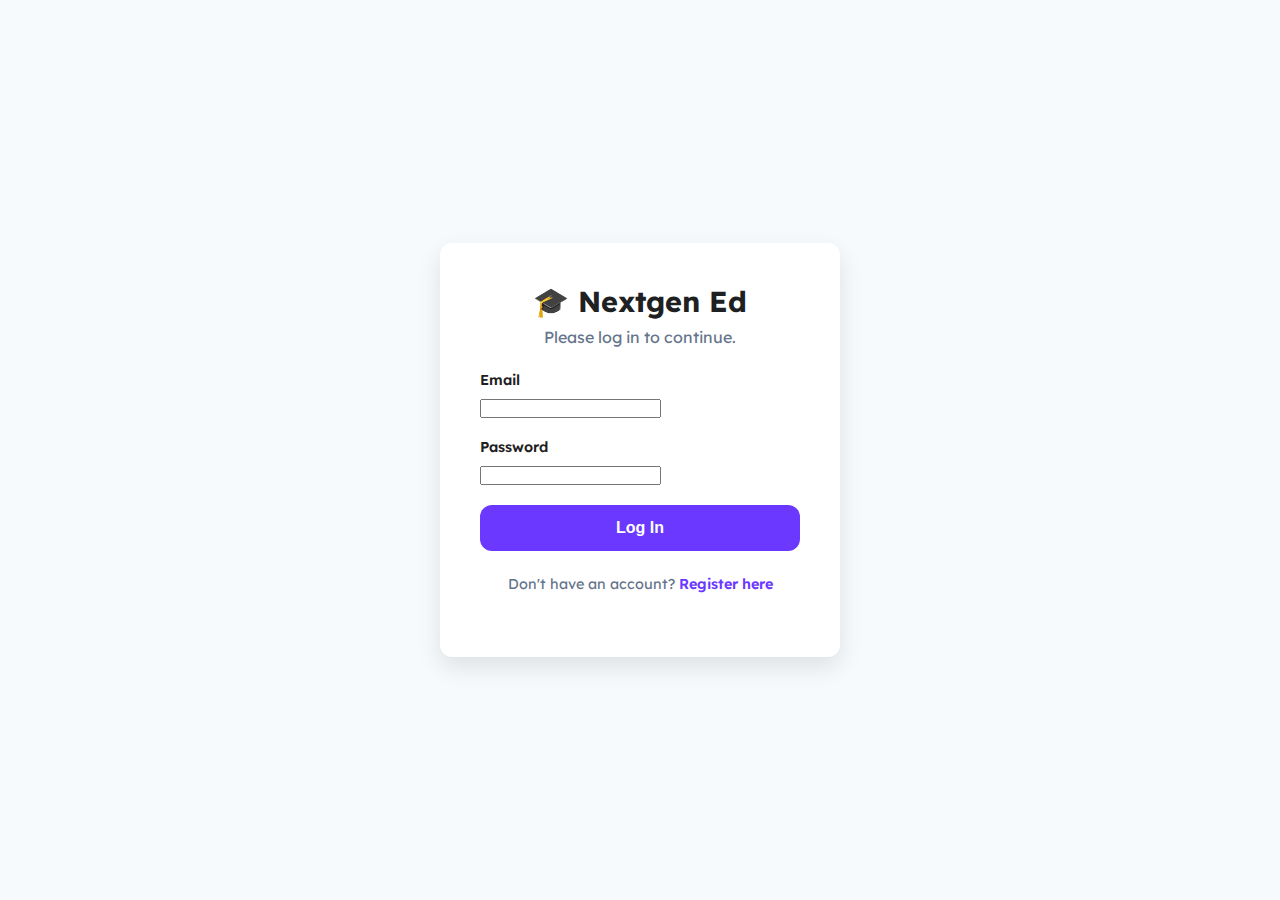
<file: frontend/index.html>
<!DOCTYPE html>
<html lang="en">

<head>
    <meta charset="UTF-8">
    <meta name="viewport" content="width=device-width, initial-scale=1.0">
    <title>Nextgen Ed</title>
    <link rel="icon" href="favicon.ico" type="image/x-icon">
    <link rel="icon" href="favicon.svg" type="image/svg+xml">
    <link rel="icon" href="favicon.png" type="image/png">
    <link rel="shortcut icon" href="favicon.ico">
    <link rel="preconnect" href="https://fonts.googleapis.com">
    <link rel="preconnect" href="https://fonts.gstatic.com" crossorigin>
    <link href="https://fonts.googleapis.com/css2?family=Lexend:wght@400;500;600;700&display=swap" rel="stylesheet">
    <link rel="stylesheet" href="https://cdnjs.cloudflare.com/ajax/libs/font-awesome/6.5.2/css/all.min.css">
    <link rel="stylesheet" href="style.css">
</head>

<body>

    <div class="profile-fixed">
        <button id="profile-avatar-btn" class="profile-avatar" title="Profile">
            <i class="fas fa-user"></i>
        </button>
        <div id="profile-dropdown" class="profile-dropdown hidden">
            <div class="profile-dropdown-header">
                <div class="avatar-circle"><i class="fas fa-user"></i></div>
                <div>
                    <div id="dropdown-email" class="email">-</div>
                    <div id="dropdown-class" class="sub">Class: <span id="dropdown-class-name">-</span></div>
                </div>
            </div>
            <div class="profile-dropdown-body">
                <div class="form-group">
                    <label for="dropdown-full-name">Full Name</label>
                    <input type="text" id="dropdown-full-name" placeholder="Your name">
                </div>
                <div class="form-group">
                    <label for="dropdown-class-input">Class</label>
                    <input type="text" id="dropdown-class-input" placeholder="e.g., Grade 7A">
                </div>
                <button id="dropdown-save-btn" class="btn btn-primary"><i class="fas fa-save"></i> Save Profile</button>
                <button id="open-profile-tab-btn" class="btn btn-secondary" style="margin-top:8px;"><i
                        class="fas fa-id-badge"></i> Open Profile</button>
                <button id="manage-classes-btn" class="btn btn-secondary" style="margin-top:8px;"><i
                        class="fas fa-people-group"></i> Manage Classes</button>
                <button id="open-vault-btn" class="btn btn-secondary" style="margin-top:8px;"><i
                        class="fas fa-database"></i> Open Data Vault</button>
            </div>
            <div class="profile-dropdown-footer">
                <button id="logout-btn" class="btn btn-secondary"><i class="fas fa-right-from-bracket"></i> Log
                    Out</button>
            </div>
        </div>
    </div>

    <div id="classes-modal" class="modal-overlay hidden">
        <div class="modal-content" style="max-width: 800px; text-align: left;">
            <h2 style="margin-bottom: 12px;">Manage Classes</h2>
            <div class="form-group"
                style="display: grid; grid-template-columns: 1fr 1fr auto; gap: 12px; align-items: end;">
                <div>
                    <label for="new-class-name">Class Name</label>
                    <input type="text" id="new-class-name" placeholder="e.g., Grade 7">
                </div>
                <div>
                    <label for="new-class-section">Section</label>
                    <input type="text" id="new-class-section" placeholder="e.g., A">
                </div>
                <button id="create-class-btn" class="btn btn-primary"><i class="fas fa-plus"></i> Create Class</button>
            </div>

            <div class="form-group" style="margin-top: 8px;">
                <label for="manage-class-select">Your Classes</label>
                <select id="manage-class-select">
                    <option value="">-- Select a Class --</option>
                </select>
            </div>

            <div class="grading-grid">
                <div class="result-card">
                    <h3><i class="fas fa-users"></i> Students</h3>
                    <ul id="manage-students-list"></ul>
                </div>
                <div class="result-card">
                    <h3><i class="fas fa-user-plus"></i> Bulk Add Students</h3>
                    <p style="color: var(--text-secondary); margin-bottom: 8px;">One per line, format: Name,
                        Email(optional), Roll(optional)</p>
                    <textarea id="bulk-students-text"
                        placeholder="Jane Doe, jane@school.edu, 1&#10;John Smith, john@school.edu, 2"
                        style="min-height: 160px;"></textarea>
                    <button id="bulk-add-btn" class="btn btn-primary" style="margin-top: 8px;"><i
                            class="fas fa-upload"></i> Add Students</button>
                </div>
            </div>

            <button id="close-classes-modal-btn" class="btn btn-secondary"
                style="margin-top: 12px; width: auto;">Close</button>
        </div>
    </div>

    <div id="vault-modal" class="modal-overlay hidden">
        <div class="modal-content" style="max-width: 900px; text-align: left;">
            <h2>Secure Data Vault</h2>
            <div id="vault-auth-section" class="form-group">
                <label for="vault-password">Re-enter your password</label>
                <input type="password" id="vault-password" placeholder="Password">
                <button id="vault-auth-btn" class="btn btn-primary"
                    style="margin-top: 8px; width: auto;">Unlock</button>
            </div>
            <div id="vault-content" class="hidden">
                <div class="grading-grid">
                    <div class="result-card">
                        <h3><i class="fas fa-folder-open"></i> Assignments</h3>
                        <ul id="vault-assignments"></ul>
                    </div>
                    <div class="result-card">
                        <h3><i class="fas fa-users"></i> Classes</h3>
                        <ul id="vault-classes"></ul>
                    </div>
                    <div class="result-card" style="grid-column: span 2;">
                        <h3><i class="fas fa-user-graduate"></i> Submissions</h3>
                        <ul id="vault-submissions"></ul>
                    </div>
                </div>
                <button id="close-vault-modal-btn" class="btn btn-secondary"
                    style="margin-top: 12px; width: auto;">Close</button>
            </div>
        </div>
    </div>

    <div id="webcam-modal" class="modal-overlay hidden">
        <div class="modal-content">
            <h2>Scan Document</h2>
            <video id="webcam-video" autoplay playsinline></video>
            <button id="capture-btn" class="btn btn-primary"><i class="fas fa-camera"></i> Capture Photo</button>
            <button id="close-modal-btn" class="btn btn-secondary" style="margin-top: 8px;">Cancel</button>
        </div>
    </div>

    <div class="app-container">
        <aside class="sidebar">
            <header class="sidebar-header">
                <h1>🎓 Nextgen Ed</h1>
                <p>AI Powered Learning</p>
            </header>
            <nav class="sidebar-nav">
                <button class="nav-tab active" data-tab="workbench">
                    <i class="fas fa-tools"></i> Teacher's Workbench
                </button>
                <button class="nav-tab" data-tab="grader">
                    <i class="fas fa-user-graduate"></i> Student Grader
                </button>
            </nav>

            <div id="sidebar-content">
                <div id="workbench-controls">
                    <div class="result-card" style="margin-bottom: 16px;">
                        <h3><i class="fas fa-list-check"></i> Choose Mode</h3>
                        <div class="form-group">
                            <label><input type="radio" name="wb-mode" id="mode-generate" checked> Generate from Source
                                (PDF/PPTX/Image)</label>
                        </div>
                        <div class="form-group">
                            <label><input type="radio" name="wb-mode" id="mode-upload-gen"> Upload Question Paper →
                                Generate Answers</label>
                        </div>
                        <div class="form-group">
                            <label><input type="radio" name="wb-mode" id="mode-upload-both"> Upload Question Paper +
                                Reference Answers</label>
                        </div>
                    </div>

                    <div id="wb-section-generate" class="result-card hidden" style="margin-top: 16px;">
                        <h3><i class="fas fa-wand-magic-sparkles"></i> Generate from Source Material</h3>
                        <div class="form-group">
                            <label for="source-file-input">Upload Source Material</label>
                            <div class="file-input-wrapper">
                                <input type="file" id="source-file-input" accept=".pdf,.pptx,.png,.jpg,.jpeg,.webp">
                                <label for="source-file-input" class="file-input-label"><i class="fas fa-upload"></i>
                                    <span id="source-file-name">Choose file...</span></label>
                            </div>
                        </div>

                        <button id="generate-btn" class="btn btn-primary"><i class="fas fa-wand-magic-sparkles"></i>
                            Generate Content</button>

                        <div class="form-group" style="margin-top: 16px;">
                            <label for="feedback-input">Refinement Feedback (optional)</label>
                            <textarea id="feedback-input"
                                placeholder="e.g., increase difficulty of question 3, add one MCQ on photosynthesis..."></textarea>
                        </div>
                        <button id="refine-btn" class="btn btn-secondary"><i class="fas fa-sliders"></i> Refine
                            Content</button>

                        <div class="form-group" style="margin-top: 16px;">
                            <label for="assignment-name-input">Assignment Name</label>
                            <input type="text" id="assignment-name-input"
                                placeholder="e.g., Grade 7 Biology - Water Cycle">
                        </div>
                        <button id="approve-btn" class="btn btn-primary"><i class="fas fa-save"></i> Save
                            Assignment</button>
                    </div>

                    <div id="wb-section-upload-gen" class="result-card hidden" style="margin-top: 16px;">
                        <h3><i class="fas fa-robot"></i> Upload Question Paper → Generate Answers</h3>
                        <div class="form-group">
                            <label for="upload-assignment-name">Assignment Name</label>
                            <input type="text" id="upload-assignment-name" placeholder="e.g., Midterm Physics">
                        </div>

                        <div class="form-group">
                            <div class="section-label">Question Paper Upload</div>
                            <div class="file-input-wrapper">
                                <input type="file" id="upload-question-paper" accept=".pdf,.pptx,.png,.jpg,.jpeg,.webp">
                                <label for="upload-question-paper" class="file-input-label"><i
                                        class="fas fa-upload"></i> <span id="upload-question-paper-name">Choose
                                        file...</span></label>
                            </div>
                            <button id="scan-question-paper-btn" class="btn btn-secondary" style="margin-top: 8px;"><i
                                    class="fas fa-camera"></i> Scan Question Paper with Webcam</button>
                        </div>

                        <div class="form-group">
                            <label for="upload-source-material">Source Material for Answer Generation (Optional)</label>
                            <div class="file-input-wrapper">
                                <input type="file" id="upload-source-material"
                                    accept=".pdf,.pptx,.png,.jpg,.jpeg,.webp,.docx,.txt">
                                <label for="upload-source-material" class="file-input-label"><i
                                        class="fas fa-upload"></i> <span id="upload-source-material-name">Choose source
                                        file...</span></label>
                            </div>
                            <small style="color: #666; font-size: 0.85em;">Upload textbooks, notes, or reference
                                materials to help generate better answers</small>
                        </div>

                        <button id="generate-answers-from-upload-btn" class="btn btn-primary"><i
                                class="fas fa-robot"></i> Generate Answers from Question Paper</button>

                        <div class="form-group" style="margin-top: 16px;">
                            <label for="upload-refine-feedback">Refinement Feedback (optional)</label>
                            <textarea id="upload-refine-feedback"
                                placeholder="e.g., make answers more detailed, add examples, simplify language..."></textarea>
                        </div>
                        <button id="refine-upload-answers-btn" class="btn btn-secondary"><i class="fas fa-sliders"></i>
                            Refine Generated Answers</button>

                        <div class="form-group" style="margin-top: 16px;">
                            <label for="upload-assignment-name-final">Final Assignment Name</label>
                            <input type="text" id="upload-assignment-name-final"
                                placeholder="e.g., Midterm Physics - Final">
                        </div>
                        <button id="save-upload-assignment-btn" class="btn btn-primary"><i class="fas fa-save"></i> Save
                            Assignment</button>
                    </div>

                    <div id="wb-section-upload-both" class="result-card hidden" style="margin-top: 16px;">
                        <h3><i class="fas fa-file-arrow-up"></i> Upload Question Paper + Reference Answers</h3>
                        <div class="form-group">
                            <label for="upload-assignment-name-both">Assignment Name</label>
                            <input type="text" id="upload-assignment-name-both" placeholder="e.g., Midterm Physics">
                        </div>

                        <div class="form-group">
                            <div class="section-label">Question Paper Upload</div>
                            <div class="file-input-wrapper">
                                <input type="file" id="upload-question-paper-both"
                                    accept=".pdf,.pptx,.png,.jpg,.jpeg,.webp">
                                <label for="upload-question-paper-both" class="file-input-label"><i
                                        class="fas fa-upload"></i> <span id="upload-question-paper-name-both">Choose
                                        file...</span></label>
                            </div>
                            <button id="scan-question-paper-both-btn" class="btn btn-secondary"
                                style="margin-top: 8px;"><i class="fas fa-camera"></i> Scan Question Paper with
                                Webcam</button>
                        </div>

                        <div class="form-group">
                            <div class="section-label">Reference Answers Upload</div>
                            <div class="file-input-wrapper">
                                <input type="file" id="upload-reference-answers" accept=".pdf,.png,.jpg,.jpeg,.webp">
                                <label for="upload-reference-answers" class="file-input-label"><i
                                        class="fas fa-upload"></i> <span id="upload-reference-answers-name">Choose
                                        file...</span></label>
                            </div>
                            <button id="scan-reference-answers-btn" class="btn btn-secondary"
                                style="margin-top: 8px;"><i class="fas fa-camera"></i> Scan Reference Answers with
                                Webcam</button>
                        </div>

                        <button id="upload-assignment-btn" class="btn btn-primary"><i class="fas fa-cloud-arrow-up"></i>
                            Upload Both Files</button>
                    </div>
                </div>

                <div id="grader-controls" class="hidden" style="margin-top: 8px;">
                    <div class="form-group">
                        <label for="assignment-select">Select Assignment</label>
                        <select id="assignment-select">
                            <option value="">-- Loading Assignments --</option>
                        </select>
                        <button id="refresh-assignments-btn" class="btn btn-secondary" style="margin-top:8px;"><i
                                class="fas fa-rotate"></i> Refresh Assignments</button>
                    </div>
                    <div class="form-group">
                        <label for="class-select">Select Class</label>
                        <select id="class-select">
                            <option value="">-- Loading Classes --</option>
                        </select>
                        <button id="refresh-class-btn" class="btn btn-secondary" style="margin-top:8px;"><i
                                class="fas fa-rotate"></i> Refresh Classes</button>
                    </div>
                    <div class="form-group">
                        <label for="student-select">Select Student</label>
                        <select id="student-select" disabled>
                            <option value="">-- Select Class First --</option>
                        </select>
                        <button id="refresh-students-btn" class="btn btn-secondary" style="margin-top:8px;" disabled><i
                                class="fas fa-rotate"></i> Refresh Students</button>
                    </div>
                    <div class="form-group">
                        <label for="remarks-input">Remarks (optional)</label>
                        <textarea id="remarks-input" placeholder="Add remarks for this student's grading..."></textarea>
                    </div>

                    <div class="form-group">
                        <div class="section-label">Upload Student Answer Sheet</div>
                        <div class="file-input-wrapper">
                            <input type="file" id="student-sheet-file" accept="image/*,.pdf">
                            <label for="student-sheet-file" class="file-input-label"><i class="fas fa-upload"></i> <span
                                    id="student-file-name">Choose file...</span></label>
                        </div>
                        <button id="scan-btn" class="btn btn-secondary" style="margin-top: 8px;"><i
                                class="fas fa-camera"></i> Scan with Webcam</button>
                    </div>

                    <button id="grade-btn" class="btn btn-primary"><i class="fas fa-award"></i> Grade Paper</button>
                </div>

            </div>
        </aside>

        <main class="main-content">
            <div class="status-bar">
                <p id="status-text">Welcome! Ready to get started.</p>
            </div>

            <div class="content-area">
                <div id="generated-content-view">
                    <div class="content-column">
                        <h2>📝 Generated Question Paper</h2>
                        <textarea id="generated-questions-output"
                            placeholder="AI-generated questions will appear here..."></textarea>
                    </div>
                    <div class="content-column">
                        <h2>🔑 Generated Reference Answers</h2>
                        <textarea id="generated-answers-output"
                            placeholder="AI-generated answers will appear here..."></textarea>
                    </div>
                </div>

                <div id="grading-results-view" class="hidden">
                    <div class="grading-grid">
                        <div class="result-card">
                            <h3><i class="fas fa-pen-fancy"></i> Handwriting Legibility</h3>
                            <p id="legibility-output">Awaiting analysis...</p>
                        </div>
                        <div class="result-card">
                            <h3><i class="fas fa-check-double"></i> AI Fairness Check</h3>
                            <p id="fairness-output">Awaiting analysis...</p>
                        </div>
                    </div>
                    <div class="result-card ocr-card">
                        <h3><i class="fas fa-eye"></i> Extracted Text (OCR)</h3>
                        <textarea id="ocr-output" readonly>Awaiting analysis...</textarea>
                    </div>
                    <div class="result-card evaluation-card">
                        <h3><i class="fas fa-graduation-cap"></i> Final Evaluation</h3>
                        <div id="evaluation-output">Awaiting analysis...</div>
                    </div>
                </div>
            </div>
        </main>
    </div>
    <script src="script.js"></script>
</body>

</html>
</file>
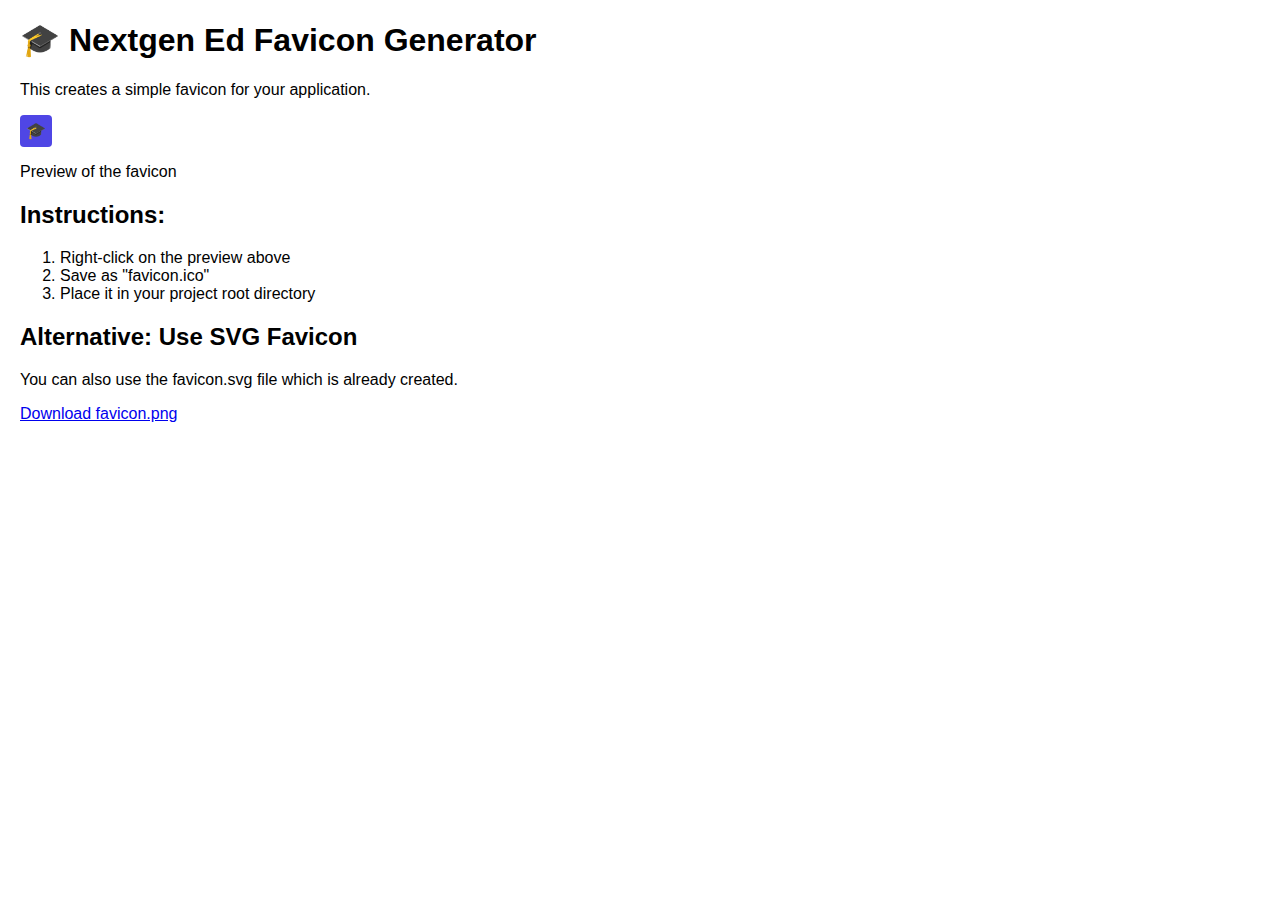
<file: create-favicon.html>
<!DOCTYPE html>
<html>
<head>
    <title>Favicon Generator</title>
    <style>
        body { font-family: Arial, sans-serif; margin: 20px; }
        .favicon-preview { width: 32px; height: 32px; background: #4F46E5; border-radius: 4px; display: inline-block; text-align: center; line-height: 32px; color: white; font-size: 16px; }
    </style>
</head>
<body>
    <h1>🎓 Nextgen Ed Favicon Generator</h1>
    <p>This creates a simple favicon for your application.</p>
    
    <div class="favicon-preview">🎓</div>
    <p>Preview of the favicon</p>
    
    <h2>Instructions:</h2>
    <ol>
        <li>Right-click on the preview above</li>
        <li>Save as "favicon.ico"</li>
        <li>Place it in your project root directory</li>
    </ol>
    
    <h2>Alternative: Use SVG Favicon</h2>
    <p>You can also use the favicon.svg file which is already created.</p>
    
    <script>
        // Create a canvas to generate favicon
        const canvas = document.createElement('canvas');
        canvas.width = 32;
        canvas.height = 32;
        const ctx = canvas.getContext('2d');
        
        // Draw background
        ctx.fillStyle = '#4F46E5';
        ctx.fillRect(0, 0, 32, 32);
        
        // Draw graduation cap emoji
        ctx.fillStyle = 'white';
        ctx.font = '16px Arial';
        ctx.textAlign = 'center';
        ctx.fillText('🎓', 16, 22);
        
        // Convert to data URL
        const dataURL = canvas.toDataURL('image/png');
        
        // Create download link
        const link = document.createElement('a');
        link.download = 'favicon.png';
        link.href = dataURL;
        link.textContent = 'Download favicon.png';
        link.style.display = 'block';
        link.style.margin = '10px 0';
        document.body.appendChild(link);
    </script>
</body>
</html>
</file>
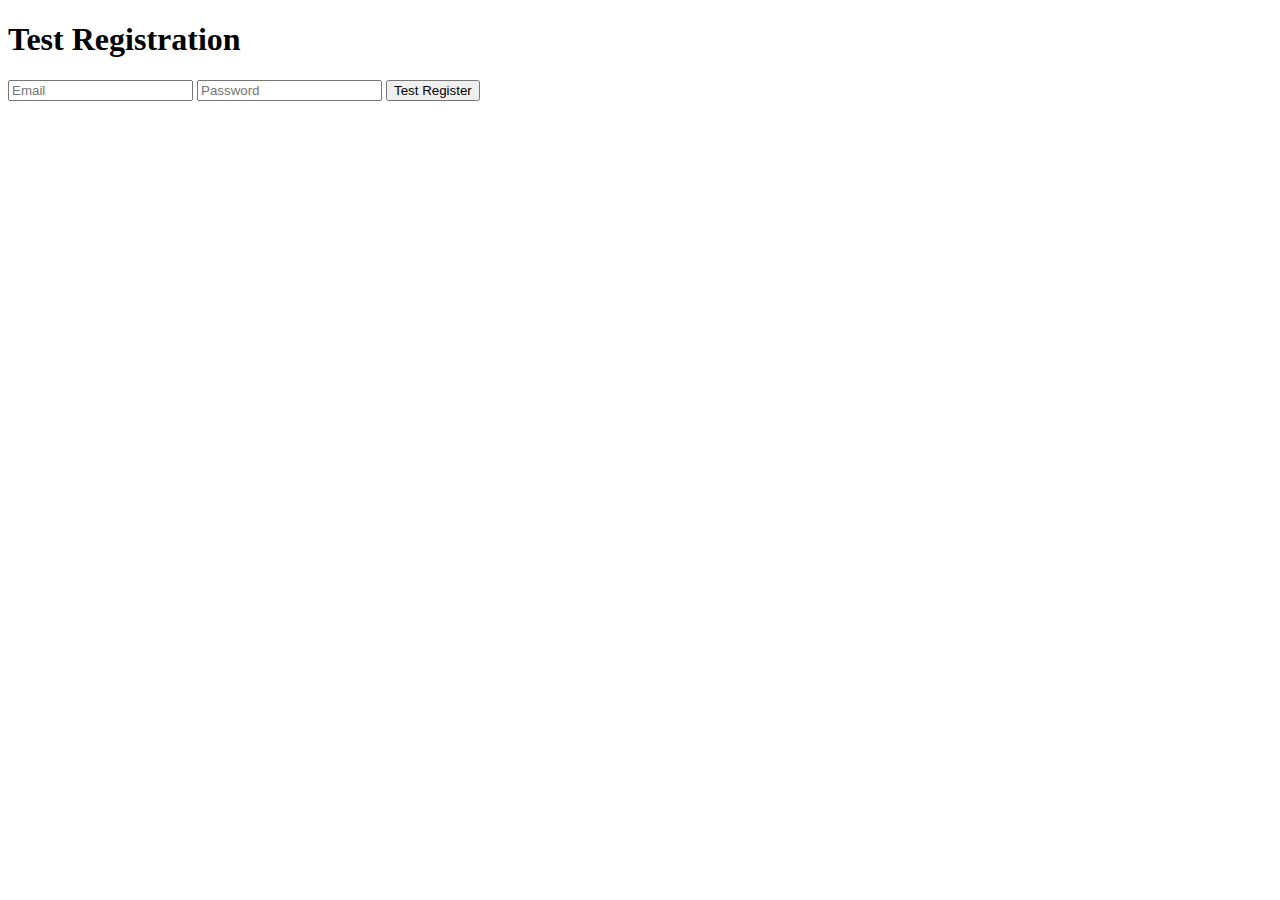
<file: test-registration.html>
<!DOCTYPE html>
<html>
<head>
    <title>Test Registration</title>
</head>
<body>
    <h1>Test Registration</h1>
    <form id="test-form">
        <input type="email" id="email" placeholder="Email" required>
        <input type="password" id="password" placeholder="Password" required>
        <button type="submit">Test Register</button>
    </form>
    <div id="result"></div>

    <script>
        document.getElementById('test-form').addEventListener('submit', async (e) => {
            e.preventDefault();
            const result = document.getElementById('result');
            
            const email = document.getElementById('email').value;
            const password = document.getElementById('password').value;
            
            try {
                console.log('Testing registration...');
                const response = await fetch('https://nextgen-ed.onrender.com/users/', {
                    method: 'POST',
                    headers: {
                        'Content-Type': 'application/json',
                    },
                    body: JSON.stringify({
                        email: email,
                        password: password
                    })
                });
                
                const data = await response.json();
                console.log('Response:', response.status, data);
                
                if (response.ok) {
                    result.innerHTML = '<p style="color: green;">✅ Registration successful!</p>';
                } else {
                    result.innerHTML = `<p style="color: red;">❌ Error: ${data.detail || 'Unknown error'}</p>`;
                }
            } catch (error) {
                console.error('Error:', error);
                result.innerHTML = `<p style="color: red;">❌ Connection error: ${error.message}</p>`;
            }
        });
    </script>
</body>
</html>
</file>
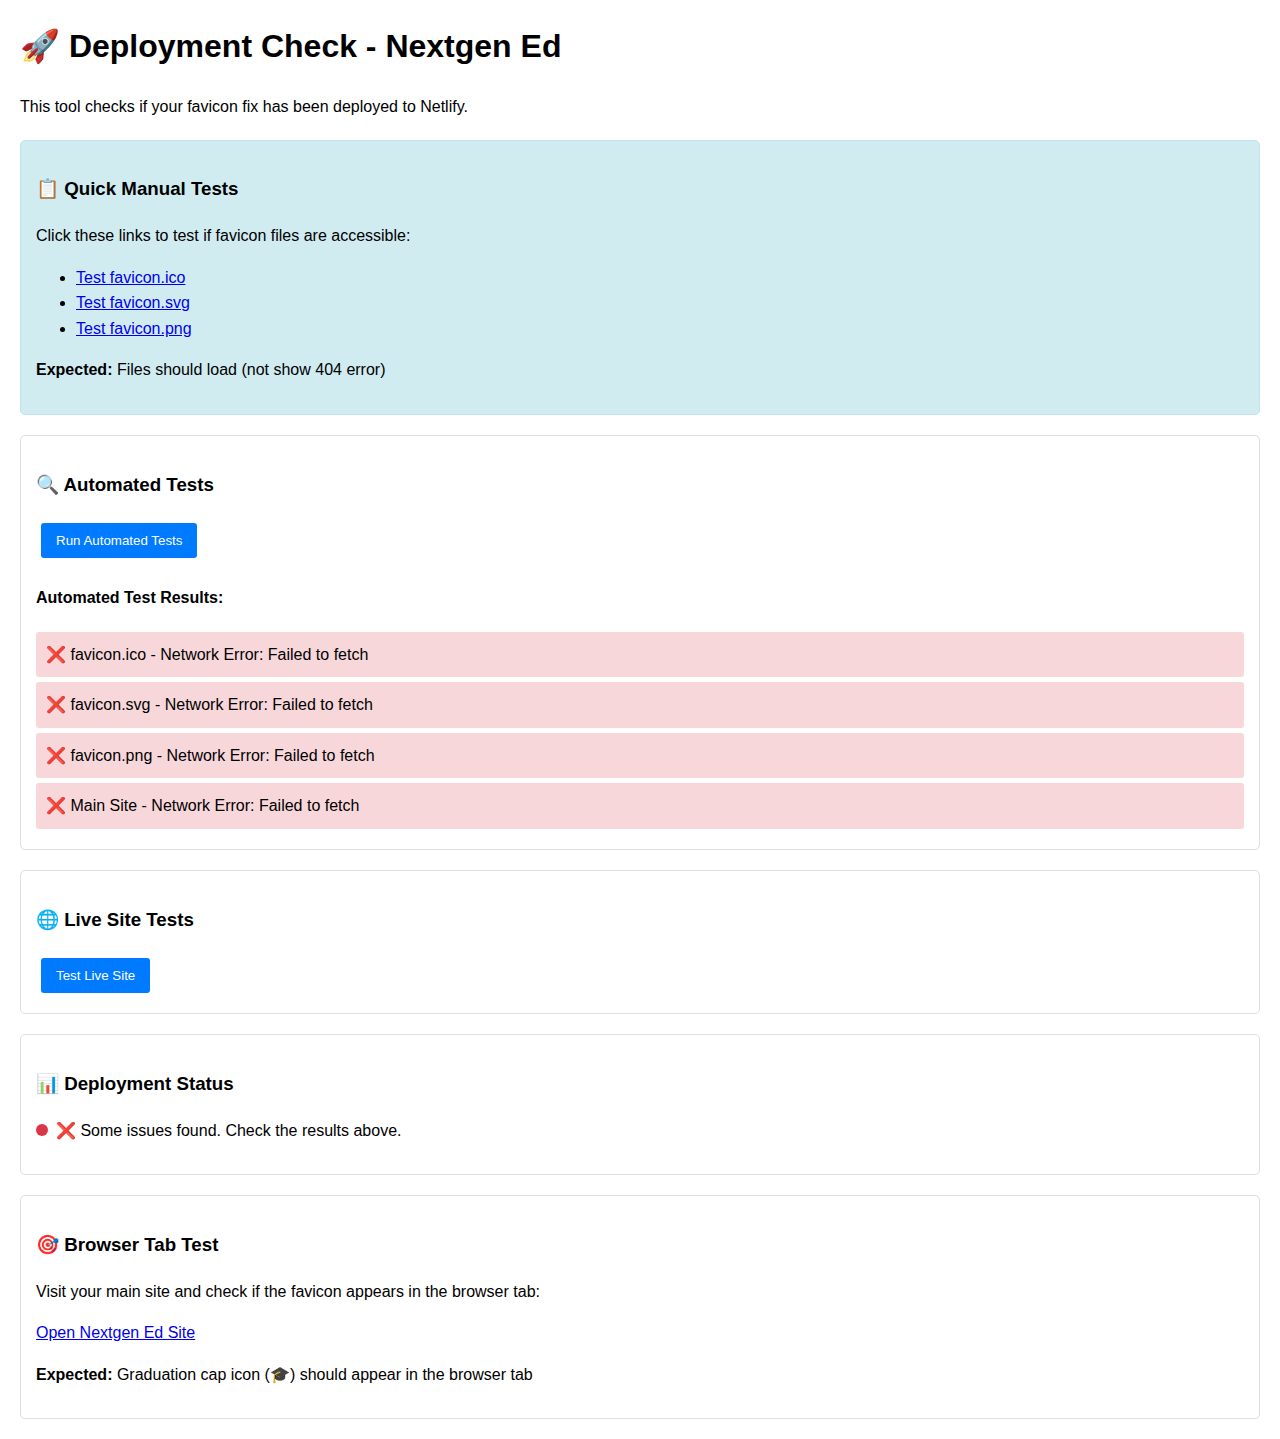
<file: frontend/check-deployment.html>
<!DOCTYPE html>
<html lang="en">
<head>
    <meta charset="UTF-8">
    <meta name="viewport" content="width=device-width, initial-scale=1.0">
    <title>Deployment Check - Nextgen Ed</title>
    <style>
        body { font-family: Arial, sans-serif; margin: 20px; line-height: 1.6; }
        .test-section { margin: 20px 0; padding: 15px; border: 1px solid #ddd; border-radius: 5px; }
        .success { background-color: #d4edda; border-color: #c3e6cb; }
        .error { background-color: #f8d7da; border-color: #f5c6cb; }
        .warning { background-color: #fff3cd; border-color: #ffeaa7; }
        .info { background-color: #d1ecf1; border-color: #bee5eb; }
        button { padding: 10px 15px; margin: 5px; background: #007bff; color: white; border: none; border-radius: 3px; cursor: pointer; }
        button:hover { background: #0056b3; }
        .url-test { font-family: monospace; background: #f8f9fa; padding: 5px; border-radius: 3px; margin: 5px 0; }
        .status-indicator { display: inline-block; width: 12px; height: 12px; border-radius: 50%; margin-right: 8px; }
        .status-success { background-color: #28a745; }
        .status-error { background-color: #dc3545; }
        .status-pending { background-color: #ffc107; }
    </style>
</head>
<body>
    <h1>🚀 Deployment Check - Nextgen Ed</h1>
    <p>This tool checks if your favicon fix has been deployed to Netlify.</p>
    
    <div class="test-section info">
        <h3>📋 Quick Manual Tests</h3>
        <p>Click these links to test if favicon files are accessible:</p>
        <ul>
            <li><a href="https://nextgen-ed.netlify.app/favicon.ico" target="_blank">Test favicon.ico</a></li>
            <li><a href="https://nextgen-ed.netlify.app/favicon.svg" target="_blank">Test favicon.svg</a></li>
            <li><a href="https://nextgen-ed.netlify.app/favicon.png" target="_blank">Test favicon.png</a></li>
        </ul>
        <p><strong>Expected:</strong> Files should load (not show 404 error)</p>
    </div>
    
    <div class="test-section">
        <h3>🔍 Automated Tests</h3>
        <button onclick="runAutomatedTests()">Run Automated Tests</button>
        <div id="automated-results"></div>
    </div>
    
    <div class="test-section">
        <h3>🌐 Live Site Tests</h3>
        <button onclick="testLiveSite()">Test Live Site</button>
        <div id="live-results"></div>
    </div>
    
    <div class="test-section">
        <h3>📊 Deployment Status</h3>
        <div id="deployment-status">
            <p><span class="status-indicator status-pending"></span>Click "Run Automated Tests" to check deployment status</p>
        </div>
    </div>
    
    <div class="test-section">
        <h3>🎯 Browser Tab Test</h3>
        <p>Visit your main site and check if the favicon appears in the browser tab:</p>
        <a href="https://nextgen-ed.netlify.app/" target="_blank">Open Nextgen Ed Site</a>
        <p><strong>Expected:</strong> Graduation cap icon (🎓) should appear in the browser tab</p>
    </div>

    <script>
        async function runAutomatedTests() {
            const results = document.getElementById('automated-results');
            const status = document.getElementById('deployment-status');
            
            results.innerHTML = '<p>Running automated tests...</p>';
            status.innerHTML = '<p><span class="status-indicator status-pending"></span>Testing deployment...</p>';
            
            const tests = [
                { name: 'favicon.ico', url: 'https://nextgen-ed.netlify.app/favicon.ico' },
                { name: 'favicon.svg', url: 'https://nextgen-ed.netlify.app/favicon.svg' },
                { name: 'favicon.png', url: 'https://nextgen-ed.netlify.app/favicon.png' },
                { name: 'Main Site', url: 'https://nextgen-ed.netlify.app/' }
            ];
            
            let html = '<h4>Automated Test Results:</h4>';
            let allPassed = true;
            
            for (const test of tests) {
                try {
                    const response = await fetch(test.url, { method: 'HEAD' });
                    if (response.ok) {
                        html += `<div class="success" style="padding: 10px; margin: 5px 0; border-radius: 3px;">
                            ✅ ${test.name} - Accessible (${response.status})
                        </div>`;
                    } else {
                        html += `<div class="error" style="padding: 10px; margin: 5px 0; border-radius: 3px;">
                            ❌ ${test.name} - Error (${response.status})
                        </div>`;
                        allPassed = false;
                    }
                } catch (error) {
                    html += `<div class="error" style="padding: 10px; margin: 5px 0; border-radius: 3px;">
                        ❌ ${test.name} - Network Error: ${error.message}
                    </div>`;
                    allPassed = false;
                }
            }
            
            results.innerHTML = html;
            
            if (allPassed) {
                status.innerHTML = '<p><span class="status-indicator status-success"></span>✅ Deployment successful! All favicon files are accessible.</p>';
            } else {
                status.innerHTML = '<p><span class="status-indicator status-error"></span>❌ Some issues found. Check the results above.</p>';
            }
        }
        
        async function testLiveSite() {
            const results = document.getElementById('live-results');
            results.innerHTML = '<p>Testing live site...</p>';
            
            try {
                const response = await fetch('https://nextgen-ed.netlify.app/', { method: 'GET' });
                if (response.ok) {
                    results.innerHTML = `
                        <div class="success" style="padding: 10px; margin: 5px 0; border-radius: 3px;">
                            ✅ Main site is accessible (${response.status})
                            <br><a href="https://nextgen-ed.netlify.app/" target="_blank">Open Site</a>
                        </div>
                    `;
                } else {
                    results.innerHTML = `
                        <div class="error" style="padding: 10px; margin: 5px 0; border-radius: 3px;">
                            ❌ Main site error (${response.status})
                        </div>
                    `;
                }
            } catch (error) {
                results.innerHTML = `
                    <div class="error" style="padding: 10px; margin: 5px 0; border-radius: 3px;">
                        ❌ Network error: ${error.message}
                    </div>
                `;
            }
        }
        
        // Auto-run tests on page load
        window.onload = function() {
            runAutomatedTests();
        };
    </script>
</body>
</html>
</file>
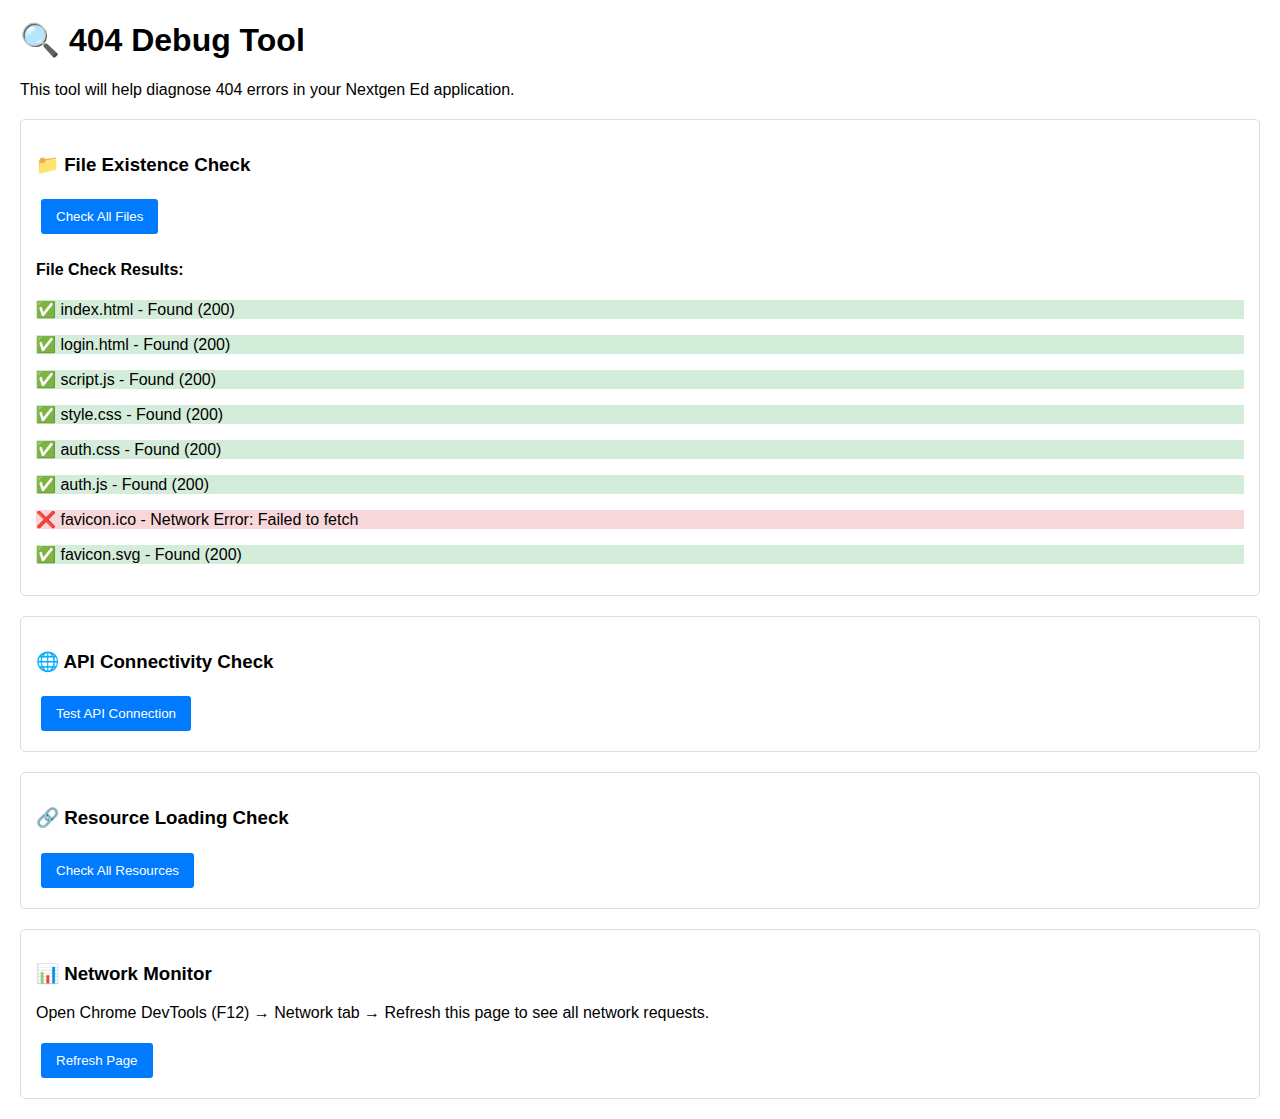
<file: frontend/debug-404.html>
<!DOCTYPE html>
<html lang="en">
<head>
    <meta charset="UTF-8">
    <meta name="viewport" content="width=device-width, initial-scale=1.0">
    <title>404 Debug Tool - Nextgen Ed</title>
    <style>
        body { font-family: Arial, sans-serif; margin: 20px; }
        .debug-section { margin: 20px 0; padding: 15px; border: 1px solid #ddd; border-radius: 5px; }
        .success { background-color: #d4edda; border-color: #c3e6cb; }
        .error { background-color: #f8d7da; border-color: #f5c6cb; }
        .warning { background-color: #fff3cd; border-color: #ffeaa7; }
        button { padding: 10px 15px; margin: 5px; background: #007bff; color: white; border: none; border-radius: 3px; cursor: pointer; }
        button:hover { background: #0056b3; }
        #results { margin-top: 20px; }
    </style>
</head>
<body>
    <h1>🔍 404 Debug Tool</h1>
    <p>This tool will help diagnose 404 errors in your Nextgen Ed application.</p>
    
    <div class="debug-section">
        <h3>📁 File Existence Check</h3>
        <button onclick="checkFiles()">Check All Files</button>
        <div id="file-results"></div>
    </div>
    
    <div class="debug-section">
        <h3>🌐 API Connectivity Check</h3>
        <button onclick="checkAPI()">Test API Connection</button>
        <div id="api-results"></div>
    </div>
    
    <div class="debug-section">
        <h3>🔗 Resource Loading Check</h3>
        <button onclick="checkResources()">Check All Resources</button>
        <div id="resource-results"></div>
    </div>
    
    <div class="debug-section">
        <h3>📊 Network Monitor</h3>
        <p>Open Chrome DevTools (F12) → Network tab → Refresh this page to see all network requests.</p>
        <button onclick="window.location.reload()">Refresh Page</button>
    </div>

    <script>
        const filesToCheck = [
            'index.html',
            'login.html', 
            'script.js',
            'style.css',
            'auth.css',
            'auth.js',
            'favicon.ico',
            'favicon.svg'
        ];
        
        const resourcesToCheck = [
            'https://fonts.googleapis.com/css2?family=Lexend:wght@400;500;600;700&display=swap',
            'https://cdnjs.cloudflare.com/ajax/libs/font-awesome/6.5.2/css/all.min.css'
        ];
        
        async function checkFiles() {
            const results = document.getElementById('file-results');
            results.innerHTML = '<p>Checking files...</p>';
            
            let html = '<h4>File Check Results:</h4>';
            
            for (const file of filesToCheck) {
                try {
                    const response = await fetch(file, { method: 'HEAD' });
                    if (response.ok) {
                        html += `<p class="success">✅ ${file} - Found (${response.status})</p>`;
                    } else {
                        html += `<p class="error">❌ ${file} - Error (${response.status})</p>`;
                    }
                } catch (error) {
                    html += `<p class="error">❌ ${file} - Network Error: ${error.message}</p>`;
                }
            }
            
            results.innerHTML = html;
        }
        
        async function checkAPI() {
            const results = document.getElementById('api-results');
            results.innerHTML = '<p>Testing API connection...</p>';
            
            const apiUrl = 'https://nextgen-ed.onrender.com';
            let html = '<h4>API Check Results:</h4>';
            
            try {
                const response = await fetch(`${apiUrl}/`, { method: 'GET' });
                if (response.ok) {
                    html += `<p class="success">✅ API Root - Connected (${response.status})</p>`;
                } else {
                    html += `<p class="warning">⚠️ API Root - Response (${response.status})</p>`;
                }
            } catch (error) {
                html += `<p class="error">❌ API Root - Error: ${error.message}</p>`;
            }
            
            try {
                const response = await fetch(`${apiUrl}/cors-test`, { method: 'GET' });
                if (response.ok) {
                    html += `<p class="success">✅ CORS Test - Working (${response.status})</p>`;
                } else {
                    html += `<p class="warning">⚠️ CORS Test - Response (${response.status})</p>`;
                }
            } catch (error) {
                html += `<p class="error">❌ CORS Test - Error: ${error.message}</p>`;
            }
            
            results.innerHTML = html;
        }
        
        async function checkResources() {
            const results = document.getElementById('resource-results');
            results.innerHTML = '<p>Checking external resources...</p>';
            
            let html = '<h4>Resource Check Results:</h4>';
            
            for (const resource of resourcesToCheck) {
                try {
                    const response = await fetch(resource, { method: 'HEAD' });
                    if (response.ok) {
                        html += `<p class="success">✅ ${resource} - Available (${response.status})</p>`;
                    } else {
                        html += `<p class="warning">⚠️ ${resource} - Response (${response.status})</p>`;
                    }
                } catch (error) {
                    html += `<p class="error">❌ ${resource} - Error: ${error.message}</p>`;
                }
            }
            
            results.innerHTML = html;
        }
        
        // Auto-run file check on page load
        window.onload = function() {
            checkFiles();
        };
    </script>
</body>
</html>
</file>
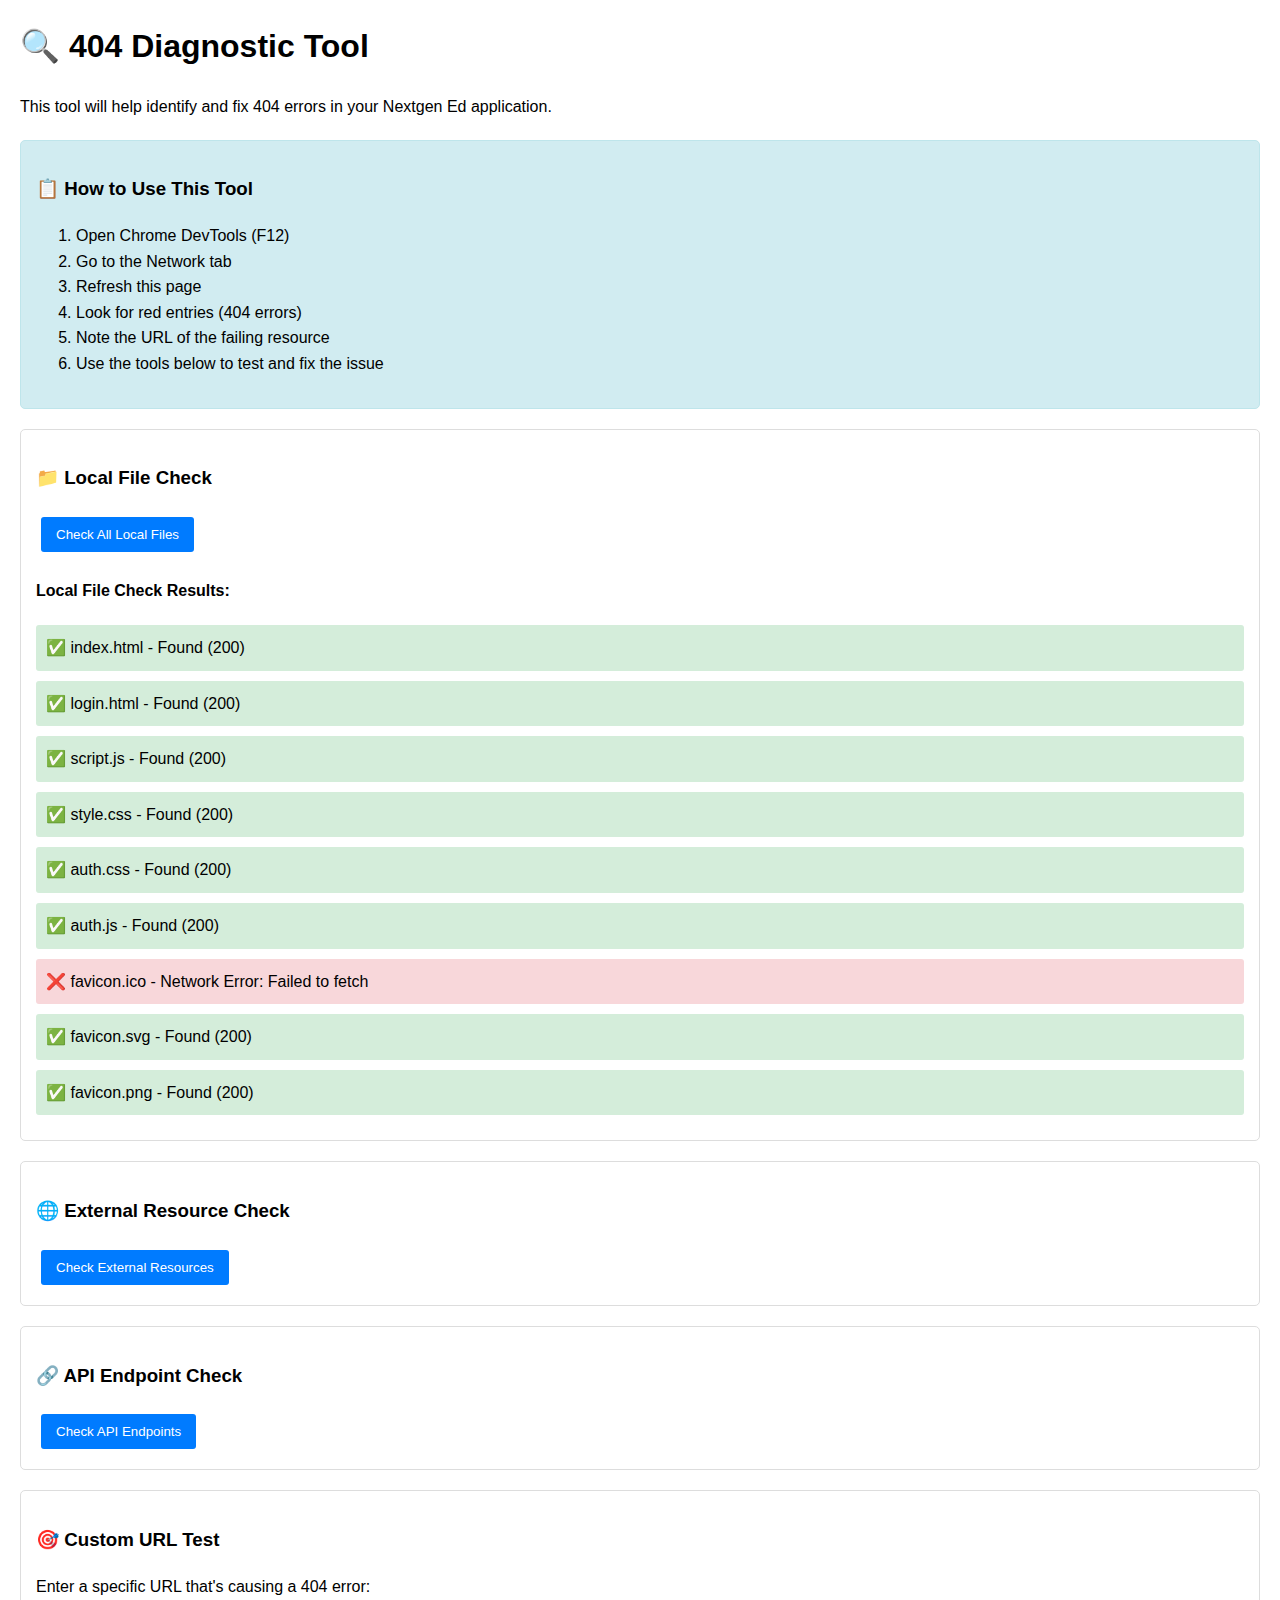
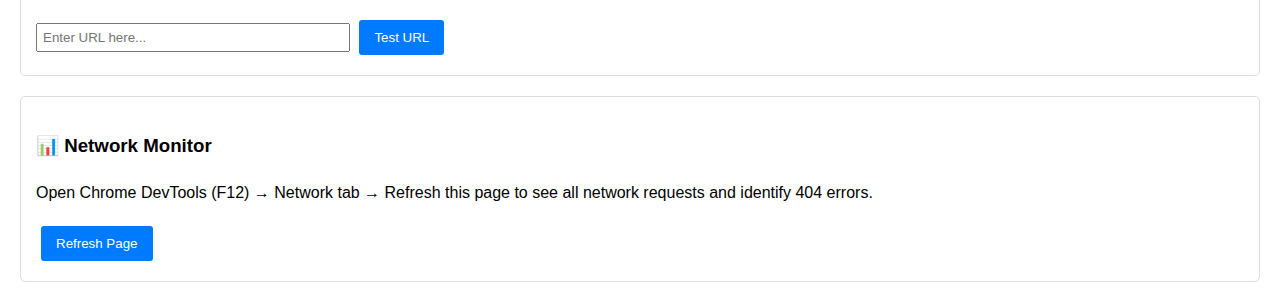
<file: frontend/diagnose-404.html>
<!DOCTYPE html>
<html lang="en">
<head>
    <meta charset="UTF-8">
    <meta name="viewport" content="width=device-width, initial-scale=1.0">
    <title>404 Diagnostic Tool - Nextgen Ed</title>
    <style>
        body { font-family: Arial, sans-serif; margin: 20px; line-height: 1.6; }
        .diagnostic-section { margin: 20px 0; padding: 15px; border: 1px solid #ddd; border-radius: 5px; }
        .success { background-color: #d4edda; border-color: #c3e6cb; }
        .error { background-color: #f8d7da; border-color: #f5c6cb; }
        .warning { background-color: #fff3cd; border-color: #ffeaa7; }
        .info { background-color: #d1ecf1; border-color: #bee5eb; }
        button { padding: 10px 15px; margin: 5px; background: #007bff; color: white; border: none; border-radius: 3px; cursor: pointer; }
        button:hover { background: #0056b3; }
        .result { margin: 10px 0; padding: 10px; border-radius: 3px; }
        .url-test { font-family: monospace; background: #f8f9fa; padding: 5px; border-radius: 3px; }
    </style>
</head>
<body>
    <h1>🔍 404 Diagnostic Tool</h1>
    <p>This tool will help identify and fix 404 errors in your Nextgen Ed application.</p>
    
    <div class="diagnostic-section info">
        <h3>📋 How to Use This Tool</h3>
        <ol>
            <li>Open Chrome DevTools (F12)</li>
            <li>Go to the Network tab</li>
            <li>Refresh this page</li>
            <li>Look for red entries (404 errors)</li>
            <li>Note the URL of the failing resource</li>
            <li>Use the tools below to test and fix the issue</li>
        </ol>
    </div>
    
    <div class="diagnostic-section">
        <h3>📁 Local File Check</h3>
        <button onclick="checkLocalFiles()">Check All Local Files</button>
        <div id="local-results"></div>
    </div>
    
    <div class="diagnostic-section">
        <h3>🌐 External Resource Check</h3>
        <button onclick="checkExternalResources()">Check External Resources</button>
        <div id="external-results"></div>
    </div>
    
    <div class="diagnostic-section">
        <h3>🔗 API Endpoint Check</h3>
        <button onclick="checkAPIEndpoints()">Check API Endpoints</button>
        <div id="api-results"></div>
    </div>
    
    <div class="diagnostic-section">
        <h3>🎯 Custom URL Test</h3>
        <p>Enter a specific URL that's causing a 404 error:</p>
        <input type="text" id="custom-url" placeholder="Enter URL here..." style="width: 300px; padding: 5px;">
        <button onclick="testCustomURL()">Test URL</button>
        <div id="custom-results"></div>
    </div>
    
    <div class="diagnostic-section">
        <h3>📊 Network Monitor</h3>
        <p>Open Chrome DevTools (F12) → Network tab → Refresh this page to see all network requests and identify 404 errors.</p>
        <button onclick="window.location.reload()">Refresh Page</button>
    </div>

    <script>
        const localFiles = [
            'index.html',
            'login.html',
            'script.js',
            'style.css',
            'auth.css',
            'auth.js',
            'favicon.ico',
            'favicon.svg',
            'favicon.png'
        ];
        
        const externalResources = [
            'https://fonts.googleapis.com/css2?family=Lexend:wght@400;500;600;700&display=swap',
            'https://cdnjs.cloudflare.com/ajax/libs/font-awesome/6.5.2/css/all.min.css'
        ];
        
        const apiEndpoints = [
            'https://nextgen-ed.onrender.com/',
            'https://nextgen-ed.onrender.com/cors-test',
            'https://nextgen-ed.onrender.com/ai-test'
        ];
        
        async function checkLocalFiles() {
            const results = document.getElementById('local-results');
            results.innerHTML = '<p>Checking local files...</p>';
            
            let html = '<h4>Local File Check Results:</h4>';
            
            for (const file of localFiles) {
                try {
                    const response = await fetch(file, { method: 'HEAD' });
                    if (response.ok) {
                        html += `<div class="result success">✅ ${file} - Found (${response.status})</div>`;
                    } else {
                        html += `<div class="result error">❌ ${file} - Error (${response.status})</div>`;
                    }
                } catch (error) {
                    html += `<div class="result error">❌ ${file} - Network Error: ${error.message}</div>`;
                }
            }
            
            results.innerHTML = html;
        }
        
        async function checkExternalResources() {
            const results = document.getElementById('external-results');
            results.innerHTML = '<p>Checking external resources...</p>';
            
            let html = '<h4>External Resource Check Results:</h4>';
            
            for (const resource of externalResources) {
                try {
                    const response = await fetch(resource, { method: 'HEAD' });
                    if (response.ok) {
                        html += `<div class="result success">✅ ${resource} - Available (${response.status})</div>`;
                    } else {
                        html += `<div class="result warning">⚠️ ${resource} - Response (${response.status})</div>`;
                    }
                } catch (error) {
                    html += `<div class="result error">❌ ${resource} - Error: ${error.message}</div>`;
                }
            }
            
            results.innerHTML = html;
        }
        
        async function checkAPIEndpoints() {
            const results = document.getElementById('api-results');
            results.innerHTML = '<p>Checking API endpoints...</p>';
            
            let html = '<h4>API Endpoint Check Results:</h4>';
            
            for (const endpoint of apiEndpoints) {
                try {
                    const response = await fetch(endpoint, { method: 'GET' });
                    if (response.ok) {
                        html += `<div class="result success">✅ ${endpoint} - Connected (${response.status})</div>`;
                    } else {
                        html += `<div class="result warning">⚠️ ${endpoint} - Response (${response.status})</div>`;
                    }
                } catch (error) {
                    html += `<div class="result error">❌ ${endpoint} - Error: ${error.message}</div>`;
                }
            }
            
            results.innerHTML = html;
        }
        
        async function testCustomURL() {
            const url = document.getElementById('custom-url').value;
            const results = document.getElementById('custom-results');
            
            if (!url) {
                results.innerHTML = '<div class="result error">Please enter a URL to test.</div>';
                return;
            }
            
            results.innerHTML = '<p>Testing custom URL...</p>';
            
            try {
                const response = await fetch(url, { method: 'HEAD' });
                if (response.ok) {
                    results.innerHTML = `<div class="result success">✅ ${url} - Found (${response.status})</div>`;
                } else {
                    results.innerHTML = `<div class="result error">❌ ${url} - Error (${response.status})</div>`;
                }
            } catch (error) {
                results.innerHTML = `<div class="result error">❌ ${url} - Network Error: ${error.message}</div>`;
            }
        }
        
        // Auto-run local file check on page load
        window.onload = function() {
            checkLocalFiles();
        };
    </script>
</body>
</html>
</file>
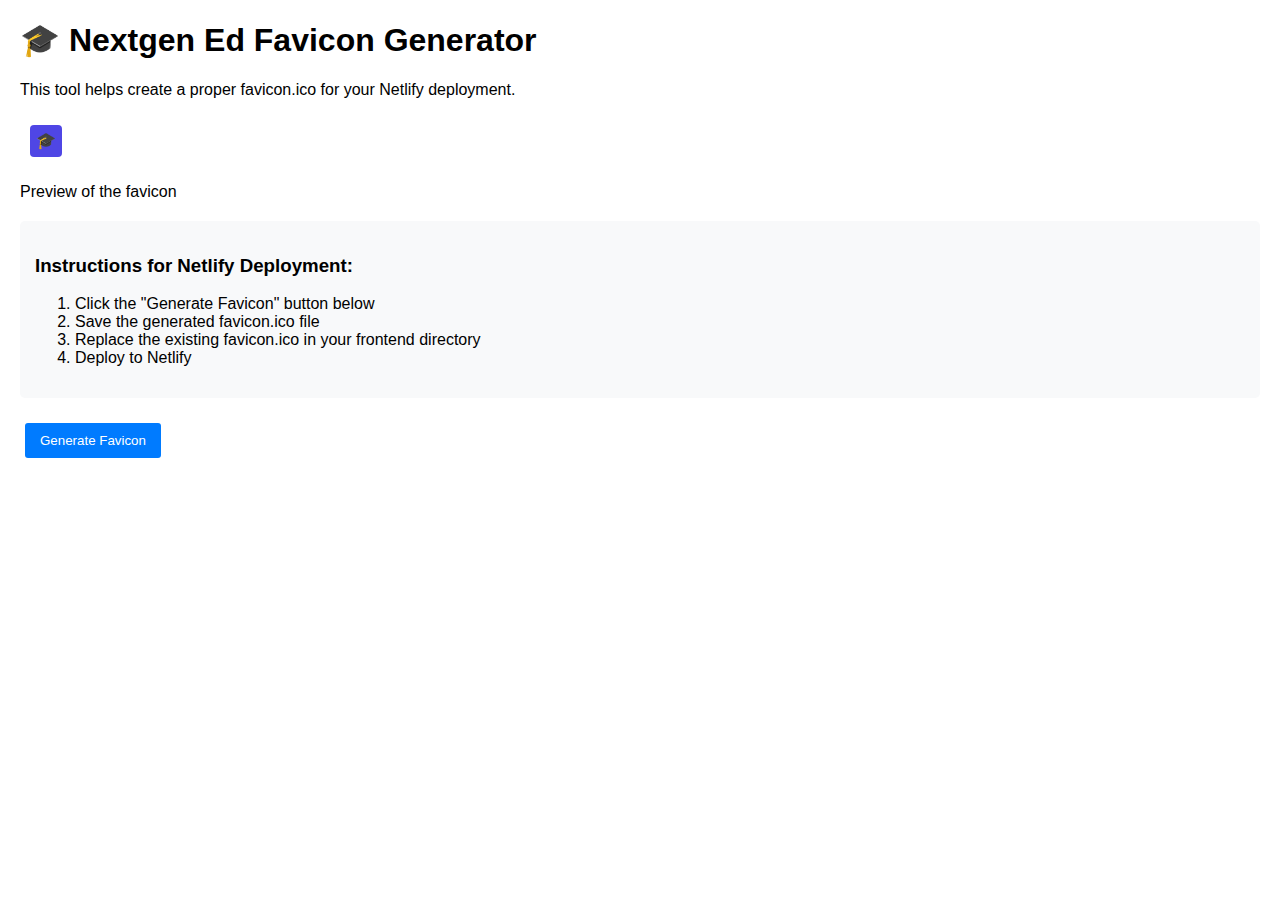
<file: frontend/generate-favicon.html>
<!DOCTYPE html>
<html>
<head>
    <title>Favicon Generator for Netlify</title>
    <style>
        body { font-family: Arial, sans-serif; margin: 20px; }
        .favicon-preview { width: 32px; height: 32px; background: #4F46E5; border-radius: 4px; display: inline-block; text-align: center; line-height: 32px; color: white; font-size: 16px; margin: 10px; }
        .instructions { background: #f8f9fa; padding: 15px; border-radius: 5px; margin: 20px 0; }
        button { padding: 10px 15px; margin: 5px; background: #007bff; color: white; border: none; border-radius: 3px; cursor: pointer; }
        button:hover { background: #0056b3; }
    </style>
</head>
<body>
    <h1>🎓 Nextgen Ed Favicon Generator</h1>
    <p>This tool helps create a proper favicon.ico for your Netlify deployment.</p>
    
    <div class="favicon-preview">🎓</div>
    <p>Preview of the favicon</p>
    
    <div class="instructions">
        <h3>Instructions for Netlify Deployment:</h3>
        <ol>
            <li>Click the "Generate Favicon" button below</li>
            <li>Save the generated favicon.ico file</li>
            <li>Replace the existing favicon.ico in your frontend directory</li>
            <li>Deploy to Netlify</li>
        </ol>
    </div>
    
    <button onclick="generateFavicon()">Generate Favicon</button>
    <div id="result"></div>
    
    <script>
        function generateFavicon() {
            // Create a canvas to generate favicon
            const canvas = document.createElement('canvas');
            canvas.width = 32;
            canvas.height = 32;
            const ctx = canvas.getContext('2d');
            
            // Draw background
            ctx.fillStyle = '#4F46E5';
            ctx.fillRect(0, 0, 32, 32);
            
            // Draw graduation cap emoji
            ctx.fillStyle = 'white';
            ctx.font = '16px Arial';
            ctx.textAlign = 'center';
            ctx.fillText('🎓', 16, 22);
            
            // Convert to data URL
            const dataURL = canvas.toDataURL('image/png');
            
            // Create download link
            const link = document.createElement('a');
            link.download = 'favicon.ico';
            link.href = dataURL;
            link.textContent = 'Download favicon.ico';
            link.style.display = 'block';
            link.style.margin = '10px 0';
            link.style.padding = '10px';
            link.style.background = '#28a745';
            link.style.color = 'white';
            link.style.textDecoration = 'none';
            link.style.borderRadius = '3px';
            
            document.getElementById('result').innerHTML = '<h3>Generated Favicon:</h3>';
            document.getElementById('result').appendChild(link);
        }
    </script>
</body>
</html>
</file>
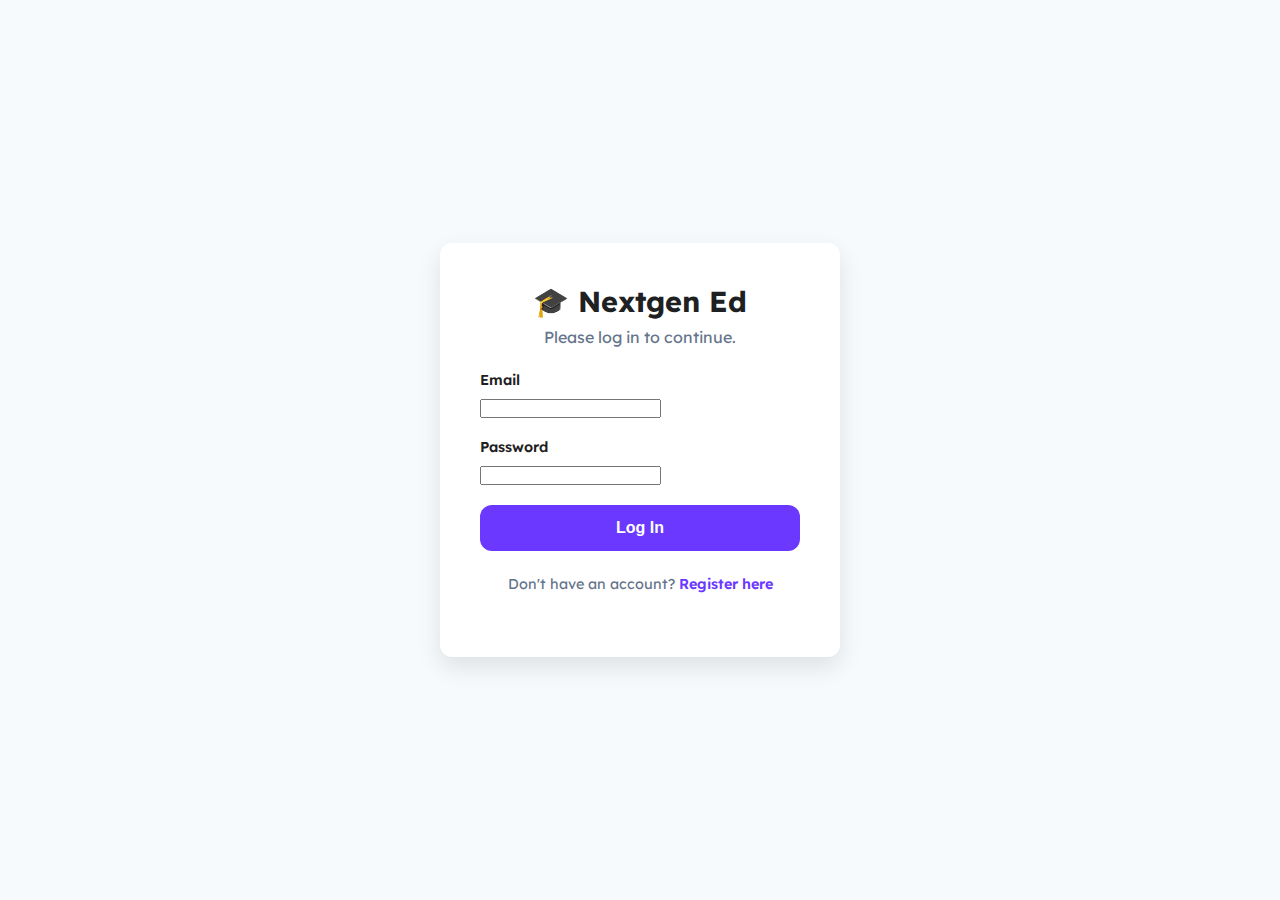
<file: frontend/login.html>
<!DOCTYPE html>
<html lang="en">
<head>
    <meta charset="UTF-8">
    <meta name="viewport" content="width=device-width, initial-scale=1.0">
    <title>Login - Nextgen Ed</title>
    <link rel="icon" href="favicon.ico" type="image/x-icon">
    <link rel="icon" href="favicon.svg" type="image/svg+xml">
    <link rel="icon" href="favicon.png" type="image/png">
    <link rel="shortcut icon" href="favicon.ico">
    <link href="https://fonts.googleapis.com/css2?family=Lexend:wght@400;600;700&display=swap" rel="stylesheet">
    <link rel="stylesheet" href="https://cdnjs.cloudflare.com/ajax/libs/font-awesome/6.5.2/css/all.min.css">
    <link rel="stylesheet" href="style.css">
    <link rel="stylesheet" href="auth.css">
<body>
    <div class="auth-container">
        <div class="auth-box">
            <h1>🎓 Nextgen Ed</h1>
            <p>Please log in to continue.</p>
            
            <form id="login-form">
                <div id="login-error" class="error-message"></div>
                <div class="form-group">
                    <label for="login-email">Email</label>
                    <input type="email" id="login-email" required>
                </div>
                <div class="form-group">
                    <label for="login-password">Password</label>
                    <input type="password" id="login-password" required>
                </div>
                <button type="submit" class="btn btn-primary">Log In</button>
            </form>

            <form id="register-form" style="display: none;">
                <div id="register-error" class="error-message"></div>
                <div class="form-group">
                    <label for="register-email">Email</label>
                    <input type="email" id="register-email" required>
                </div>
                <div class="form-group">
                    <label for="register-password">Password</label>
                    <input type="password" id="register-password" required>
                </div>
                <div class="form-group">
                    <label for="register-confirm-password">Confirm Password</label>
                    <input type="password" id="register-confirm-password" required>
                </div>
                <button type="submit" class="btn btn-primary">Register</button>
            </form>

            <p class="auth-switch">
                <span id="login-switch">Don't have an account? <a href="#" id="show-register">Register here</a></span>
                <span id="register-switch" style="display: none;">Already have an account? <a href="#" id="show-login">Login here</a></span>
            </p>
        </div>
    </div>
    
    <script src="auth.js"></script>
</body>
</html>
</file>
<file: frontend/style.css>
/* --- Global Styles & Variables --- */
:root {
    --primary-color: #6A38FF;
    --primary-color-dark: #5A28E5;
    --background-color: #F7FAFC;
    --sidebar-bg: #FFFFFF;
    --text-primary: #1E2022;
    --text-secondary: #64748B;
    --border-color: #E2E8F0;
    --shadow-color: rgba(149, 157, 165, 0.1);
    --font-family: 'Lexend', sans-serif;
    --radius: 12px;
}

* { box-sizing: border-box; margin: 0; padding: 0; }

body {
    font-family: var(--font-family);
    background-color: var(--background-color);
    color: var(--text-primary);
    display: flex;
    height: 100vh;
    overflow: hidden;
}

/* --- Fixed Profile Avatar & Dropdown --- */
.profile-fixed { position: fixed; top: 16px; right: 16px; z-index: 1200; }
.profile-avatar { width: 52px; height: 52px; border-radius: 50%; border: 1px solid var(--border-color); background: #fff; display: flex; align-items: center; justify-content: center; cursor: pointer; box-shadow: 0 6px 14px var(--shadow-color); }
.profile-avatar i { color: var(--primary-color); font-size: 1.2rem; }
.profile-dropdown { position: absolute; top: 52px; right: 0; width: 320px; background: #fff; border: 1px solid var(--border-color); border-radius: var(--radius); box-shadow: 0 12px 24px var(--shadow-color); transform: translateY(-10px); opacity: 0; visibility: hidden; transition: all 0.25s ease; overflow: hidden; }
.profile-dropdown.open { transform: translateY(0); opacity: 1; visibility: visible; }
.profile-dropdown-header { display: flex; gap: 12px; align-items: center; padding: 16px; border-bottom: 1px solid var(--border-color); background: #F8FAFF; }
.avatar-circle { width: 40px; height: 40px; border-radius: 50%; background: var(--primary-color); color: #fff; display: flex; align-items: center; justify-content: center; }
.profile-dropdown-header .email { font-weight: 600; }
.profile-dropdown-header .sub { color: var(--text-secondary); font-size: 0.9em; }
.profile-dropdown-body { padding: 16px; }
.profile-dropdown-body .btn { width: 100%; }
.profile-dropdown-footer { padding: 12px 16px; border-top: 1px solid var(--border-color); background: #FAFBFC; }

/* --- Main App Layout --- */
.app-container { display: flex; width: 100%; height: 100%; }
.sidebar { width: 400px; min-width: 400px; background-color: var(--sidebar-bg); border-right: 1px solid var(--border-color); padding: 24px; display: flex; flex-direction: column; overflow: auto; }
.main-content { flex-grow: 1; padding: 24px; display: flex; flex-direction: column; overflow: hidden; }

.sidebar-header { margin-bottom: 32px; }
.sidebar-header h1 { font-size: 1.5em; font-weight: 700; }
.sidebar-header p { color: var(--text-secondary); }

/* --- Sidebar Navigation & Controls --- */
.sidebar-nav { display: flex; gap: 8px; margin-bottom: 24px; }
.nav-tab { flex-grow: 1; padding: 12px; font-size: 0.9em; font-weight: 600; border: 1px solid var(--border-color); border-radius: var(--radius); background-color: transparent; cursor: pointer; transition: all 0.2s ease-in-out; display: flex; align-items: center; justify-content: center; gap: 8px; }
.nav-tab:hover { background-color: #F1F3F5; }
.nav-tab.active { background-color: var(--primary-color); color: white; border-color: var(--primary-color); }

.form-group { margin-bottom: 20px; }
.form-group label { display: block; font-weight: 600; font-size: 0.9em; margin-bottom: 8px; }
input[type="text"], textarea, .file-input-label, select { width: 100%; padding: 12px; border: 1px solid var(--border-color); border-radius: var(--radius); font-family: var(--font-family); font-size: 1em; background-color: #FFFFFF; }

/* Ensure select elements are clickable */
select:not(:disabled) { 
    cursor: pointer; 
    pointer-events: auto !important;
    opacity: 1 !important;
    visibility: visible !important;
}
select:disabled { 
    cursor: not-allowed; 
    opacity: 0.6; 
    pointer-events: none;
}
select:focus { 
    outline: 2px solid var(--primary-color); 
    outline-offset: 2px; 
}

/* Force enable student select when it should be enabled */
#student-select:not([disabled]) {
    pointer-events: auto !important;
    opacity: 1 !important;
    cursor: pointer !important;
    visibility: visible !important;
}
textarea { resize: vertical; min-height: 80px; }
.file-input-wrapper { position: relative; }
.file-input-label { display: inline-block; cursor: pointer; text-align: center; }
input[type="file"] { display: none; }

/* --- Buttons --- */
.btn { width: 100%; padding: 14px; font-size: 1em; font-weight: 600; border: none; border-radius: var(--radius); cursor: pointer; display: flex; align-items: center; justify-content: center; gap: 8px; transition: all 0.2s ease-in-out; }
.btn-primary { background-color: var(--primary-color); color: white; }
.btn-primary:hover { background-color: var(--primary-color-dark); transform: translateY(-2px); box-shadow: 0 6px 12px 0 rgba(106, 56, 255, 0.3); }
.btn-secondary { background-color: var(--border-color); color: var(--text-primary); }
.btn-secondary:hover { background-color: #CFD8E3; }

/* --- Content Area --- */
.status-bar { padding: 12px; background-color: white; border: 1px solid var(--border-color); border-radius: var(--radius); margin-bottom: 24px; box-shadow: 0 4px 6px var(--shadow-color); }
.content-area { flex-grow: 1; overflow: auto; }
#generated-content-view { display: flex; gap: 24px; height: 100%; }
.content-column { flex: 1; display: flex; flex-direction: column; }
.content-column h2 { font-size: 1.2em; margin-bottom: 16px; }
.content-column textarea { flex-grow: 1; }
.hidden { display: none; }

/* Section labels for non-form elements */
.section-label {
    display: block;
    margin-bottom: 8px;
    font-weight: 600;
    color: #2D3748;
    font-size: 14px;
}

/* --- Grading Results --- */
.grading-grid { display: grid; grid-template-columns: 1fr 1fr; gap: 24px; margin-bottom: 24px; }
.result-card { background-color: white; border: 1px solid var(--border-color); border-radius: var(--radius); padding: 24px; box-shadow: 0 4px 6px var(--shadow-color); }
.result-card h3 { display: flex; align-items: center; gap: 8px; margin-bottom: 12px; }
.ocr-card, .evaluation-card { grid-column: span 2; }
#ocr-output, #evaluation-output p, #legibility-output, #fairness-output { white-space: pre-wrap; word-wrap: break-word; }

/* --- Styling for the new File Upload Button --- */
.file-input-wrapper {
    position: relative;
    width: 100%;
}

.file-input-label {
    display: flex;
    align-items: center;
    justify-content: center;
    gap: 8px;
    padding: 12px;
    background-color: #F8F9FA;
    border: 1px dashed var(--border-color);
    border-radius: var(--radius);
    cursor: pointer;
    transition: all 0.2s ease-in-out;
}

.file-input-label:hover {
    background-color: #e9ecef;
    border-color: var(--primary-color);
}

input[type="file"] {
    display: none; /* Hide the default ugly file input */
}
/* --- Styles for Webcam Modal --- */
.modal-overlay {
    position: fixed;
    top: 0;
    left: 0;
    width: 100%;
    height: 100%;
    background-color: rgba(0, 0, 0, 0.7);
    display: flex;
    justify-content: center;
    align-items: center;
    z-index: 1000;
    opacity: 1;
    visibility: visible;
    transition: opacity 0.3s ease, visibility 0.3s ease;
}

.modal-overlay.hidden {
    opacity: 0;
    visibility: hidden;
}

.modal-content {
    background-color: white;
    padding: 32px;
    border-radius: var(--radius);
    width: 90%;
    max-width: 600px;
    text-align: center;
    transform: scale(1);
    transition: transform 0.3s ease;
}

.modal-overlay.hidden .modal-content {
    transform: scale(0.9);
}

#webcam-video {
    width: 100%;
    height: auto;
    border-radius: var(--radius);
    margin-bottom: 16px;
    border: 1px solid var(--border-color);
}
</file>
<file: frontend/auth.css>
/* frontend/auth.css */

.auth-container {
    display: flex;
    justify-content: center;
    align-items: center;
    width: 100%;
    height: 100vh;
    background-color: var(--background-color);
}

.auth-box {
    background-color: var(--sidebar-bg);
    padding: 40px;
    border-radius: var(--radius);
    box-shadow: 0 10px 25px rgba(0, 0, 0, 0.1);
    width: 100%;
    max-width: 400px;
    text-align: center;
}

.auth-box h1 {
    font-size: 1.8em;
    margin-bottom: 8px;
}

.auth-box p {
    color: var(--text-secondary);
    margin-bottom: 24px;
}

.auth-box form {
    text-align: left;
}

.auth-switch {
    margin-top: 24px;
    font-size: 0.9em;
}

.auth-switch a {
    color: var(--primary-color);
    font-weight: 600;
    text-decoration: none;
}

.error-message {
    background-color: #FED7D7;
    color: #9B2C2C;
    padding: 12px;
    border-radius: var(--radius);
    margin-bottom: 16px;
    display: none; /* Hidden by default */
    font-weight: 500;
}
</file>
